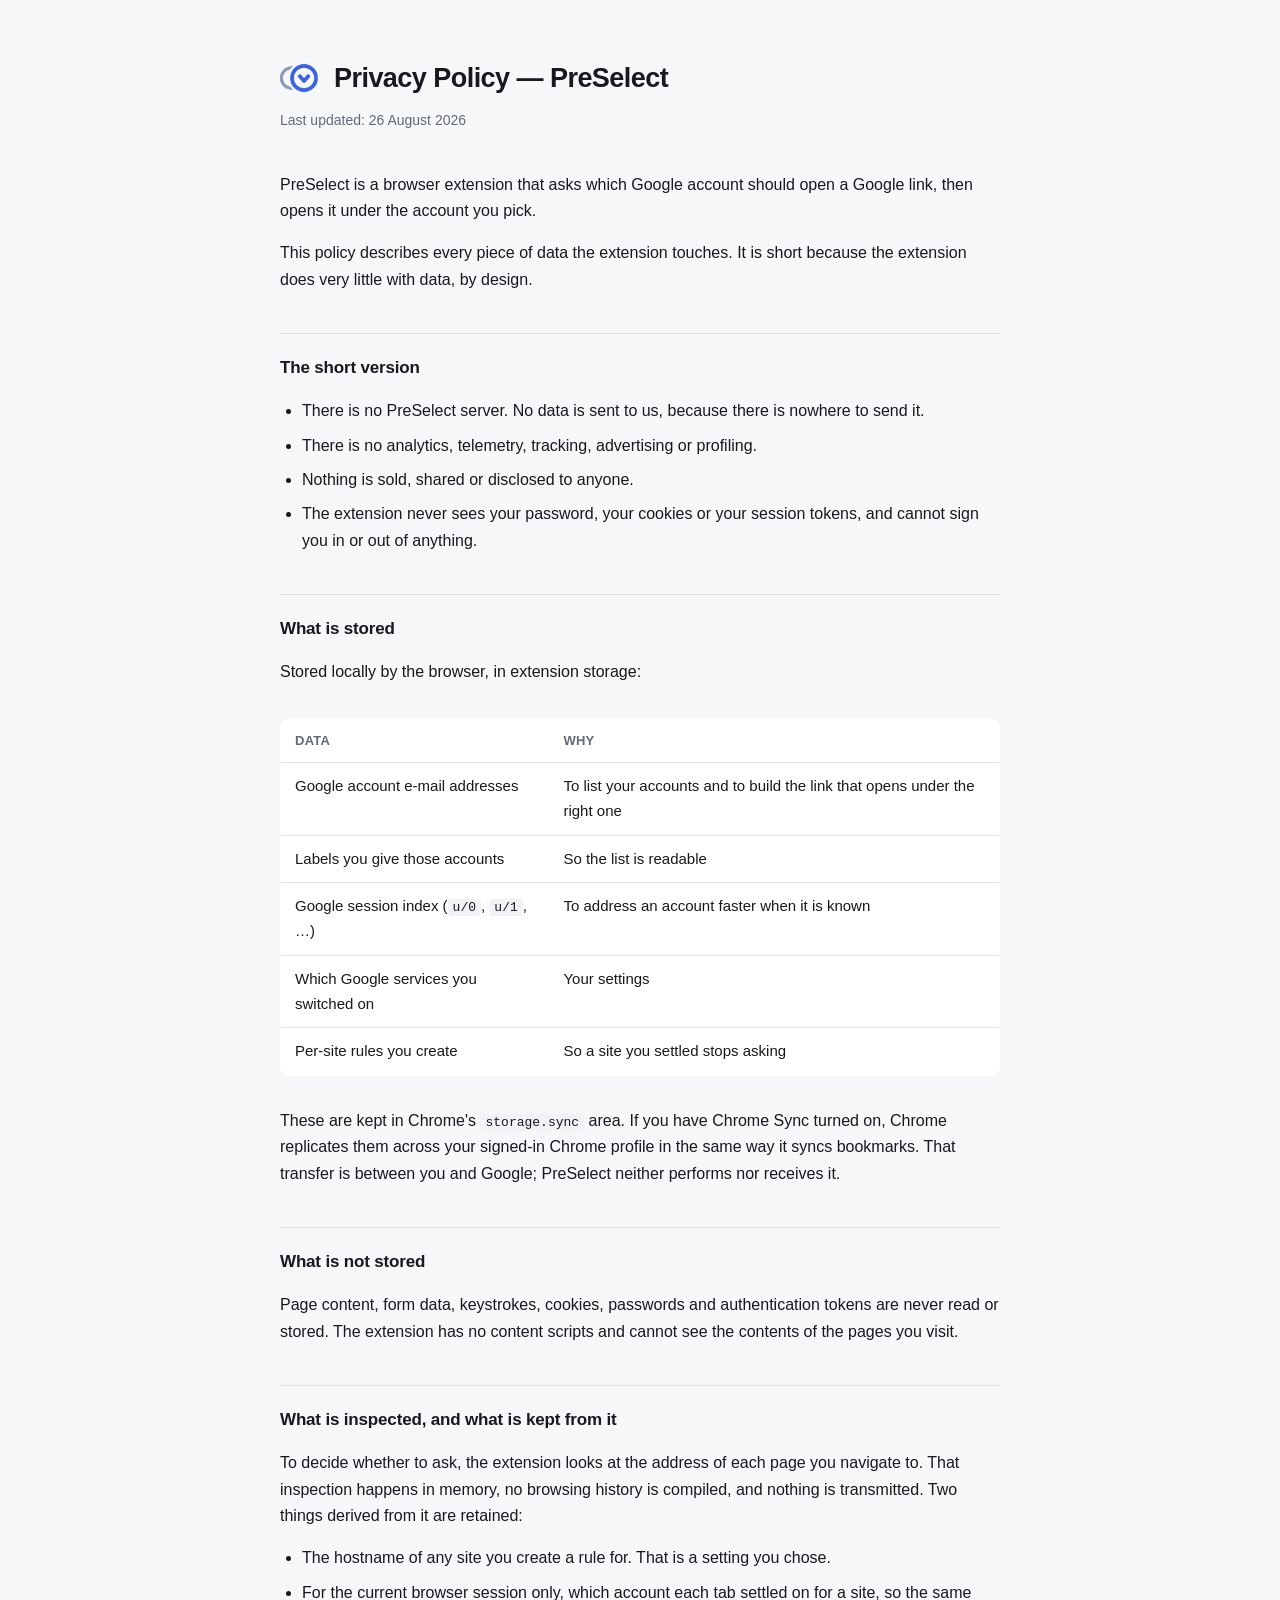
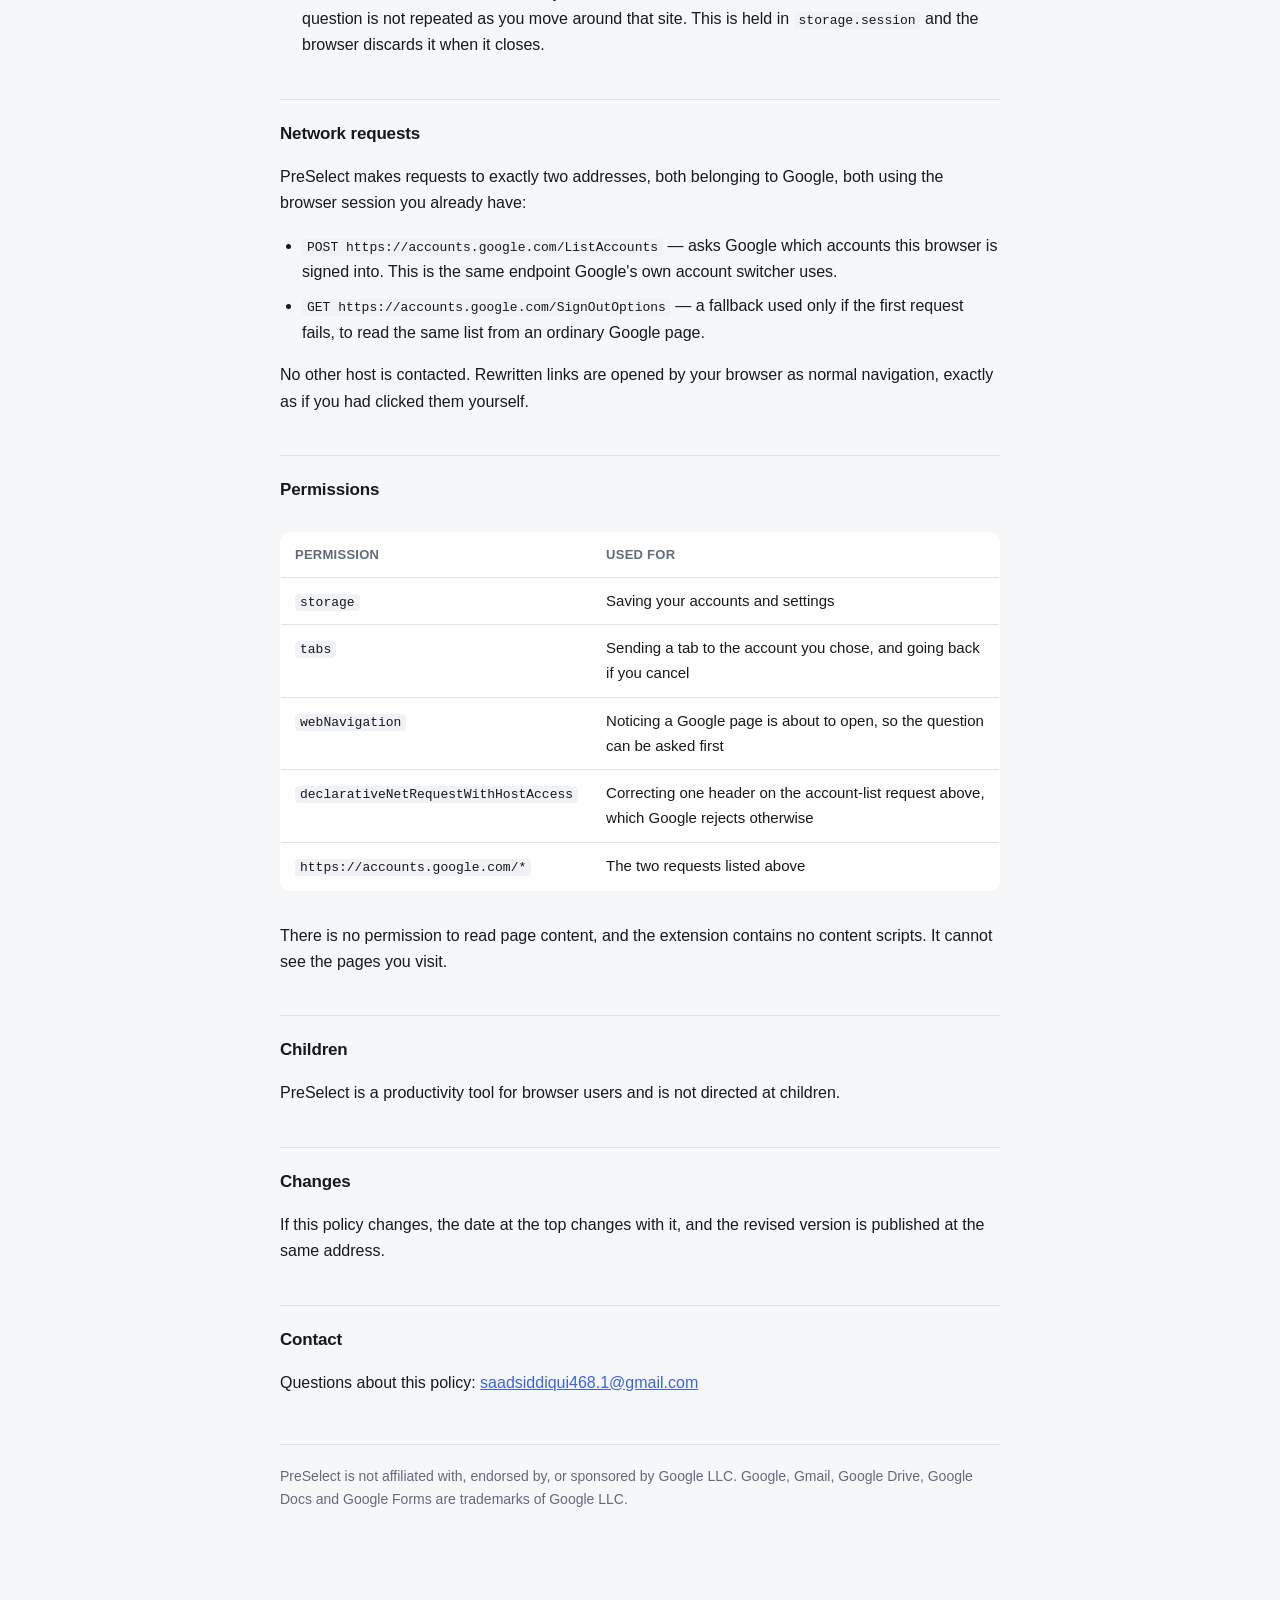
<file: docs/index.html>
<!doctype html>
<html lang="en">
  <head>
    <meta charset="utf-8" />
    <meta name="viewport" content="width=device-width, initial-scale=1" />
    <title>Privacy Policy — PreSelect</title>
    <meta
      name="description"
      content="Privacy policy for PreSelect, the browser extension that asks which Google account should open a Google link." />
    <link rel="icon" href="icon-128.png" />
    <style>
      /* Self-contained on purpose: GitHub Pages serves this file as-is, with no
         build step and no external requests. Palette matches the extension. */
      :root {
        color-scheme: light dark;
        --bg: #f6f7f9;
        --surface: #ffffff;
        --border: #dfe3e9;
        --text: #16191d;
        --text-muted: #626b78;
        --accent: #3b63e0;
        --code-bg: #f0f2f5;
      }
      @media (prefers-color-scheme: dark) {
        :root {
          --bg: #14171b;
          --surface: #1b1f24;
          --border: #2d333b;
          --text: #e9ecf0;
          --text-muted: #9aa3ae;
          --accent: #7c9cff;
          --code-bg: #23282e;
        }
      }
      * { box-sizing: border-box; }
      body {
        margin: 0;
        padding: 56px 20px 96px;
        background: var(--bg);
        color: var(--text);
        font: 16px/1.65 -apple-system, BlinkMacSystemFont, "Segoe UI", Roboto, Helvetica, Arial, sans-serif;
        -webkit-font-smoothing: antialiased;
      }
      main { max-width: 720px; margin: 0 auto; }
      header { display: flex; align-items: center; gap: 14px; margin-bottom: 8px; }
      header img { width: 40px; height: 40px; }
      h1 { margin: 0; font-size: 27px; letter-spacing: -0.02em; }
      .updated { margin: 0 0 40px; color: var(--text-muted); font-size: 14px; }
      h2 {
        margin: 40px 0 12px;
        font-size: 17px;
        letter-spacing: -0.01em;
        padding-top: 20px;
        border-top: 1px solid var(--border);
      }
      p, li { color: var(--text); }
      ul { padding-left: 22px; }
      li { margin-bottom: 8px; }
      code {
        background: var(--code-bg);
        padding: 1px 5px;
        border-radius: 4px;
        font: 13px/1.5 ui-monospace, SFMono-Regular, Menlo, Consolas, monospace;
      }
      table {
        width: 100%;
        border-collapse: collapse;
        margin: 16px 0;
        background: var(--surface);
        border: 1px solid var(--border);
        border-radius: 10px;
        overflow: hidden;
        font-size: 15px;
      }
      th, td { text-align: left; padding: 11px 14px; border-bottom: 1px solid var(--border); vertical-align: top; }
      tr:last-child td { border-bottom: none; }
      th { font-weight: 600; font-size: 13px; letter-spacing: 0.02em; text-transform: uppercase; color: var(--text-muted); }
      .wrap { overflow-x: auto; }
      footer { margin-top: 48px; padding-top: 20px; border-top: 1px solid var(--border); color: var(--text-muted); font-size: 14px; }
      a { color: var(--accent); }
    </style>
  </head>
  <body>
    <main>
      <header>
        <img src="icon-128.png" alt="" />
        <h1>Privacy Policy — PreSelect</h1>
      </header>
      <p class="updated">Last updated: 26 August 2026</p>

      <p>
        PreSelect is a browser extension that asks which Google account should open a Google link,
        then opens it under the account you pick.
      </p>
      <p>
        This policy describes every piece of data the extension touches. It is short because the
        extension does very little with data, by design.
      </p>

      <h2>The short version</h2>
      <ul>
        <li>There is no PreSelect server. No data is sent to us, because there is nowhere to send it.</li>
        <li>There is no analytics, telemetry, tracking, advertising or profiling.</li>
        <li>Nothing is sold, shared or disclosed to anyone.</li>
        <li>
          The extension never sees your password, your cookies or your session tokens, and cannot
          sign you in or out of anything.
        </li>
      </ul>

      <h2>What is stored</h2>
      <p>Stored locally by the browser, in extension storage:</p>
      <div class="wrap">
        <table>
          <tr><th>Data</th><th>Why</th></tr>
          <tr><td>Google account e-mail addresses</td><td>To list your accounts and to build the link that opens under the right one</td></tr>
          <tr><td>Labels you give those accounts</td><td>So the list is readable</td></tr>
          <tr><td>Google session index (<code>u/0</code>, <code>u/1</code>, …)</td><td>To address an account faster when it is known</td></tr>
          <tr><td>Which Google services you switched on</td><td>Your settings</td></tr>
          <tr><td>Per-site rules you create</td><td>So a site you settled stops asking</td></tr>
        </table>
      </div>
      <p>
        These are kept in Chrome's <code>storage.sync</code> area. If you have Chrome Sync turned on,
        Chrome replicates them across your signed-in Chrome profile in the same way it syncs
        bookmarks. That transfer is between you and Google; PreSelect neither performs nor receives
        it.
      </p>

      <h2>What is not stored</h2>
      <p>
        Page content, form data, keystrokes, cookies, passwords and authentication tokens are never
        read or stored. The extension has no content scripts and cannot see the contents of the
        pages you visit.
      </p>

      <h2>What is inspected, and what is kept from it</h2>
      <p>
        To decide whether to ask, the extension looks at the address of each page you navigate to.
        That inspection happens in memory, no browsing history is compiled, and nothing is
        transmitted. Two things derived from it are retained:
      </p>
      <ul>
        <li>The hostname of any site you create a rule for. That is a setting you chose.</li>
        <li>
          For the current browser session only, which account each tab settled on for a site, so the
          same question is not repeated as you move around that site. This is held in
          <code>storage.session</code> and the browser discards it when it closes.
        </li>
      </ul>

      <h2>Network requests</h2>
      <p>
        PreSelect makes requests to exactly two addresses, both belonging to Google, both using the
        browser session you already have:
      </p>
      <ul>
        <li>
          <code>POST https://accounts.google.com/ListAccounts</code> — asks Google which accounts
          this browser is signed into. This is the same endpoint Google's own account switcher uses.
        </li>
        <li>
          <code>GET https://accounts.google.com/SignOutOptions</code> — a fallback used only if the
          first request fails, to read the same list from an ordinary Google page.
        </li>
      </ul>
      <p>
        No other host is contacted. Rewritten links are opened by your browser as normal navigation,
        exactly as if you had clicked them yourself.
      </p>

      <h2>Permissions</h2>
      <div class="wrap">
        <table>
          <tr><th>Permission</th><th>Used for</th></tr>
          <tr><td><code>storage</code></td><td>Saving your accounts and settings</td></tr>
          <tr><td><code>tabs</code></td><td>Sending a tab to the account you chose, and going back if you cancel</td></tr>
          <tr><td><code>webNavigation</code></td><td>Noticing a Google page is about to open, so the question can be asked first</td></tr>
          <tr><td><code>declarativeNetRequestWithHostAccess</code></td><td>Correcting one header on the account-list request above, which Google rejects otherwise</td></tr>
          <tr><td><code>https://accounts.google.com/*</code></td><td>The two requests listed above</td></tr>
        </table>
      </div>
      <p>
        There is no permission to read page content, and the extension contains no content scripts.
        It cannot see the pages you visit.
      </p>

      <h2>Children</h2>
      <p>PreSelect is a productivity tool for browser users and is not directed at children.</p>

      <h2>Changes</h2>
      <p>
        If this policy changes, the date at the top changes with it, and the revised version is
        published at the same address.
      </p>

      <h2>Contact</h2>
      <p>Questions about this policy: <a href="mailto:saadsiddiqui468.1@gmail.com">saadsiddiqui468.1@gmail.com</a></p>

      <footer>
        PreSelect is not affiliated with, endorsed by, or sponsored by Google LLC. Google, Gmail,
        Google Drive, Google Docs and Google Forms are trademarks of Google LLC.
      </footer>
    </main>
  </body>
</html>
</file>
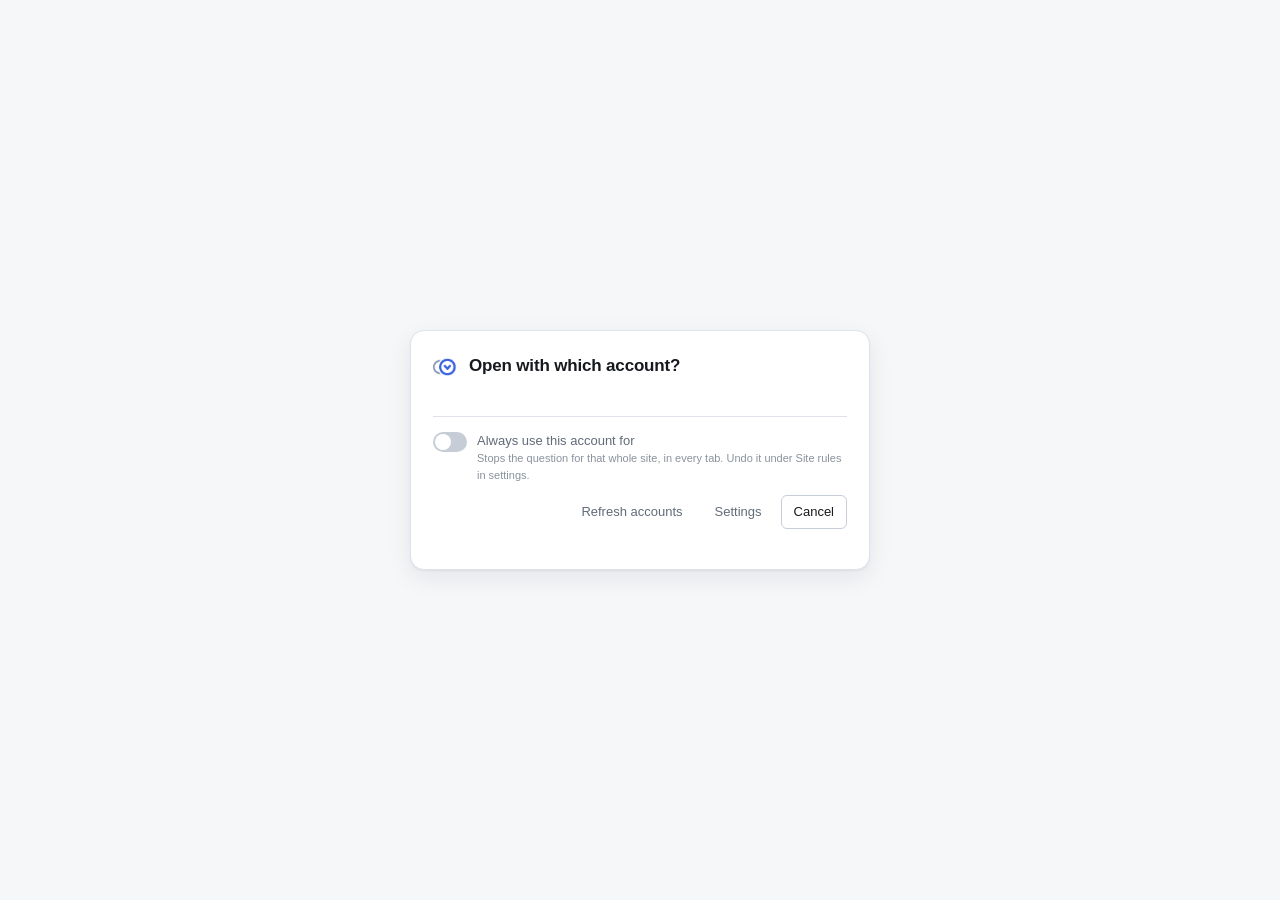
<file: src/ui/chooser/chooser.html>
<!doctype html>
<html lang="en">
  <head>
    <meta charset="utf-8" />
    <meta name="viewport" content="width=device-width, initial-scale=1" />
    <title>Choose an account</title>
    <link rel="stylesheet" href="../shared/base.css" />
    <link rel="stylesheet" href="chooser.css" />
  </head>
  <body class="chooser-body">
    <main class="chooser card" aria-labelledby="chooser-title">
      <header class="chooser__header">
        <img class="chooser__mark" src="../../../assets/icons/icon-32.png" alt="" width="24" height="24" />
        <div class="chooser__heading">
          <h1 id="chooser-title">Open with which account?</h1>
          <p class="chooser__target muted">
            <span class="badge" id="target-label" hidden></span>
            <span class="mono" id="target-url"></span>
          </p>
        </div>
      </header>

      <div class="chooser__list" id="account-list" role="listbox" aria-label="Google accounts"></div>

      <p class="chooser__empty muted" id="empty-state" hidden>
        No accounts configured yet. Open settings to add them.
      </p>

      <footer class="chooser__footer">
        <label class="toggle chooser__remember">
          <input type="checkbox" id="remember-site" />
          <span>
            Always use this account for <span class="mono" id="remember-host"></span>
            <span class="chooser__hint faint">
              Stops the question for that whole site, in every tab. Undo it under Site rules in settings.
            </span>
          </span>
        </label>

        <div class="chooser__actions">
          <button class="button button--quiet" id="refresh" type="button">Refresh accounts</button>
          <button class="button button--quiet" id="settings" type="button">Settings</button>
          <button class="button" id="cancel" type="button">Cancel</button>
        </div>
      </footer>

      <p class="chooser__status faint" id="status" role="status"></p>
    </main>

    <script type="module" src="chooser.js"></script>
  </body>
</html>
</file>
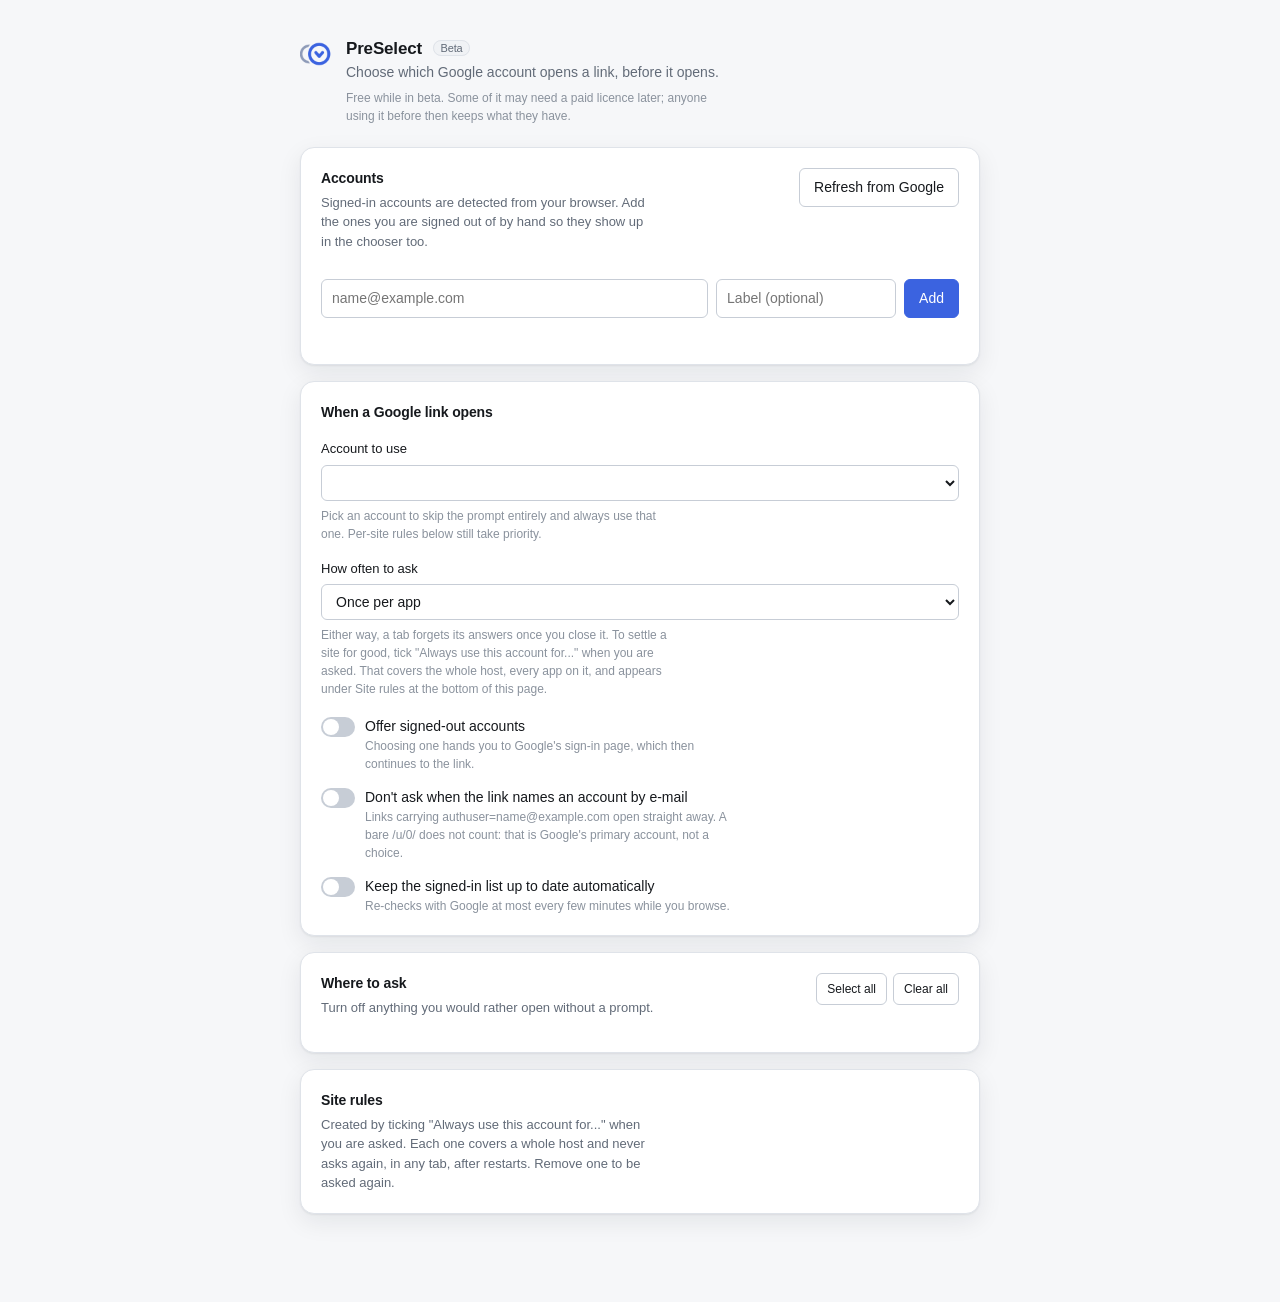
<file: src/ui/options/options.html>
<!doctype html>
<html lang="en">
  <head>
    <meta charset="utf-8" />
    <meta name="viewport" content="width=device-width, initial-scale=1" />
    <title>PreSelect settings</title>
    <link rel="stylesheet" href="../shared/base.css" />
    <link rel="stylesheet" href="options.css" />
  </head>
  <body>
    <div class="page">
      <header class="page__header">
        <img src="../../../assets/icons/icon-48.png" alt="" width="32" height="32" />
        <div>
          <h1>PreSelect <span class="badge">Beta</span></h1>
          <p class="muted">Choose which Google account opens a link, before it opens.</p>
          <p class="faint page__beta">
            Free while in beta. Some of it may need a paid licence later; anyone using it before
            then keeps what they have.
          </p>
        </div>
      </header>

      <!-- Accounts -->
      <section class="card section">
        <div class="section__head">
          <div>
            <h2>Accounts</h2>
            <p class="muted section__sub">
              Signed-in accounts are detected from your browser. Add the ones you are signed out
              of by hand so they show up in the chooser too.
            </p>
          </div>
          <button class="button" id="refresh-accounts" type="button">Refresh from Google</button>
        </div>

        <div id="account-list" class="rows"></div>
        <p class="muted empty" id="account-empty" hidden>No accounts yet.</p>

        <form class="add-row" id="add-account">
          <input class="input" id="new-email" type="email" placeholder="name@example.com" required autocomplete="off" />
          <input class="input" id="new-label" type="text" placeholder="Label (optional)" autocomplete="off" />
          <button class="button button--primary" type="submit">Add</button>
        </form>
        <p class="status" id="account-status" role="status"></p>

        <div class="shortcuts" id="shortcuts" hidden>
          <div class="shortcuts__head">
            <p class="shortcuts__title">Keyboard shortcuts</p>
            <button class="button button--quiet" id="edit-shortcuts" type="button">Change keys</button>
          </div>
          <div class="shortcuts__list" id="shortcut-list"></div>
          <p class="faint field__hint">
            Press one on any Google page to reopen it as that account. The order follows the list
            above, so reordering your accounts changes what each key does.
          </p>
        </div>
      </section>

      <!-- Default behaviour -->
      <section class="card section">
        <h2>When a Google link opens</h2>
        <div class="field">
          <label class="field__label" for="default-account">Account to use</label>
          <select class="select" id="default-account"></select>
          <p class="faint field__hint">
            Pick an account to skip the prompt entirely and always use that one. Per-site rules
            below still take priority.
          </p>
        </div>

        <div class="field">
          <label class="field__label" for="tab-scope">How often to ask</label>
          <select class="select" id="tab-scope">
            <option value="app">Once per app</option>
            <option value="document">Once per document</option>
          </select>
          <!-- Filled in from the current selection, so it always describes the
               option in force rather than the setting in the abstract. -->
          <p class="muted field__hint" id="tab-scope-hint"></p>
          <p class="faint field__hint">
            Either way, a tab forgets its answers once you close it. To settle a site for good,
            tick "Always use this account for..." when you are asked. That covers the whole host,
            every app on it, and appears under Site rules at the bottom of this page.
          </p>
        </div>

        <div class="toggles">
          <label class="toggle">
            <input type="checkbox" id="behavior-showSignedOutAccounts" />
            <span>
              Offer signed-out accounts
              <span class="faint toggle__hint">
                Choosing one hands you to Google's sign-in page, which then continues to the link.
              </span>
            </span>
          </label>

          <label class="toggle">
            <input type="checkbox" id="behavior-skipWhenAccountPinned" />
            <span>
              Don't ask when the link names an account by e-mail
              <span class="faint toggle__hint">
                Links carrying authuser=name@example.com open straight away. A bare /u/0/ does
                not count: that is Google's primary account, not a choice.
              </span>
            </span>
          </label>


          <label class="toggle">
            <input type="checkbox" id="behavior-autoDiscover" />
            <span>
              Keep the signed-in list up to date automatically
              <span class="faint toggle__hint">
                Re-checks with Google at most every few minutes while you browse.
              </span>
            </span>
          </label>
        </div>
      </section>

      <!-- Where to ask -->
      <section class="card section">
        <div class="section__head">
          <div>
            <h2>Where to ask</h2>
            <p class="muted section__sub">Turn off anything you would rather open without a prompt.</p>
          </div>
          <div class="section__actions">
            <button class="button" id="domains-all" type="button">Select all</button>
            <button class="button" id="domains-none" type="button">Clear all</button>
          </div>
        </div>

        <div id="domain-groups"></div>

        <!--
          Other hosts: hidden for now. The engine still honours state.customDomains,
          so any host already added keeps working and nothing is lost; only the way
          to add one from this page is withdrawn. Restore this block together with
          the three marked sections in options.js.

          <div class="field">
            <label class="field__label" for="new-domain">Other hosts</label>
            <form class="add-row" id="add-domain">
              <input class="input" id="new-domain" type="text" placeholder="mail.mycompany.com or *.mycompany.com" autocomplete="off" />
              <button class="button" type="submit">Add host</button>
            </form>
            <div id="custom-domains" class="chips"></div>
          </div>
        -->
      </section>

      <!-- Saved site rules -->
      <section class="card section">
        <h2>Site rules</h2>
        <p class="muted section__sub">
          Created by ticking "Always use this account for..." when you are asked. Each one covers a
          whole host and never asks again, in any tab, after restarts. Remove one to be asked again.
        </p>
        <div id="rule-list" class="rows"></div>
        <p class="muted empty" id="rule-empty" hidden>No site rules yet.</p>
      </section>
    </div>

    <script type="module" src="options.js"></script>
  </body>
</html>
</file>
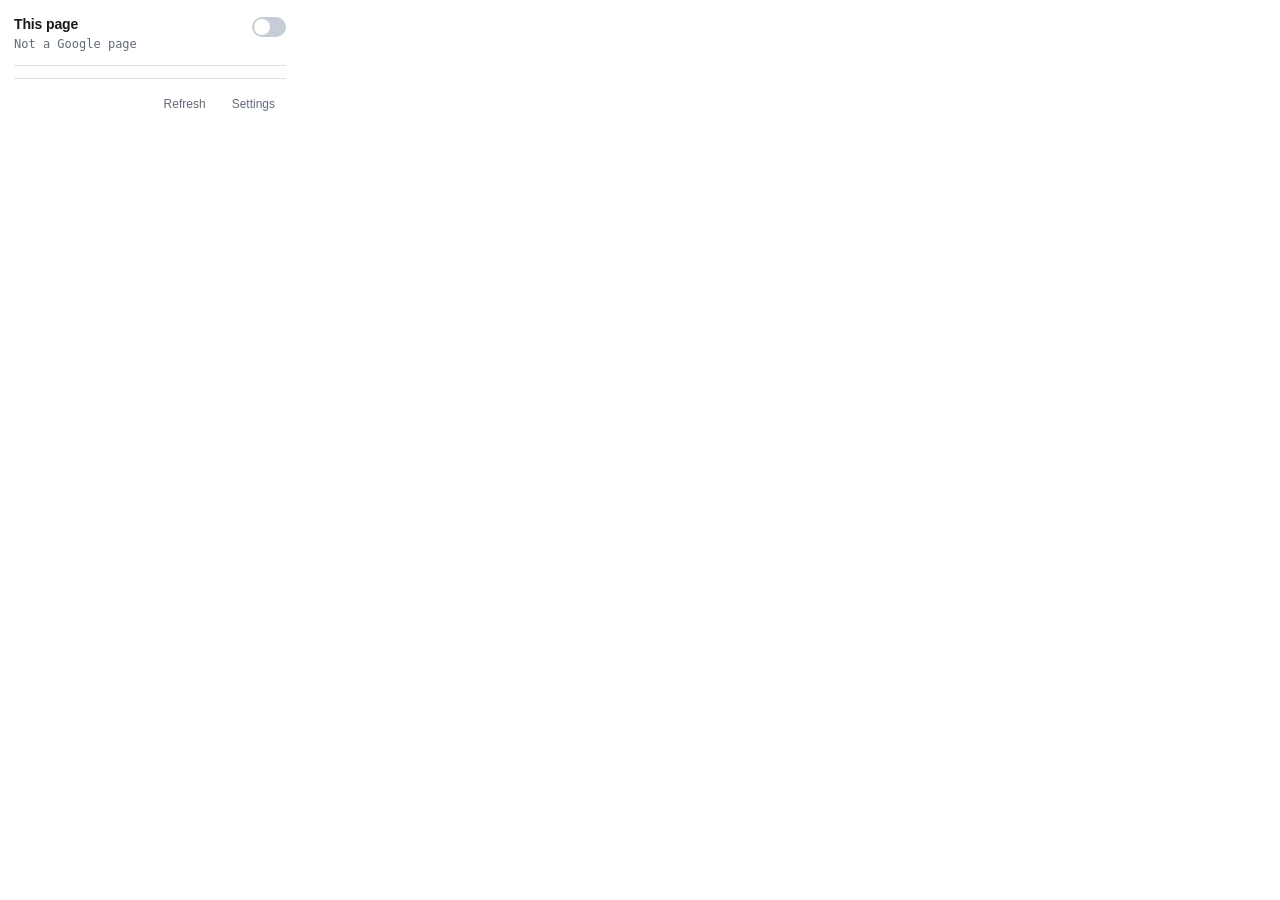
<file: src/ui/popup/popup.html>
<!doctype html>
<html lang="en">
  <head>
    <meta charset="utf-8" />
    <title>PreSelect</title>
    <link rel="stylesheet" href="../shared/base.css" />
    <link rel="stylesheet" href="popup.css" />
  </head>
  <body class="popup">
    <header class="popup__header">
      <div class="popup__site">
        <h1 id="site-host">This page</h1>
        <p class="muted mono" id="site-account">Not a Google page</p>
      </div>
      <label class="toggle popup__watch" id="watch-wrap" hidden>
        <input type="checkbox" id="watch-site" />
        <span class="visually-hidden">Ask before opening this site</span>
      </label>
    </header>

    <p class="popup__section-title" id="switch-title" hidden>Reopen this page as</p>
    <div id="account-list" class="popup__list"></div>

    <p class="faint popup__modifier-hint" id="modifier-hint" hidden></p>

    <p class="popup__note muted" id="note"></p>

    <footer class="popup__footer">
      <button class="button button--quiet" id="refresh" type="button">Refresh</button>
      <button class="button button--quiet" id="settings" type="button">Settings</button>
    </footer>

    <script type="module" src="popup.js"></script>
  </body>
</html>
</file>
<file: src/ui/shared/base.css>
/*
 * Shared design tokens and primitives for every PreSelect surface.
 *
 * One palette, defined light-first and re-declared for dark, so the chooser,
 * the popup and the options page cannot drift apart. Pages only add layout.
 */

:root {
  --bg: #f6f7f9;
  --surface: #ffffff;
  --surface-alt: #f0f2f5;
  --border: #dfe3e9;
  --border-strong: #c7cdd6;
  --text: #16191d;
  --text-muted: #626b78;
  --text-faint: #8a929d;
  --accent: #3b63e0;
  --accent-soft: #e8edfd;
  --danger: #c0392f;

  --radius-sm: 6px;
  --radius: 10px;
  --radius-lg: 14px;
  --shadow: 0 1px 2px rgba(16, 22, 32, 0.06), 0 8px 24px rgba(16, 22, 32, 0.08);

  --font: -apple-system, BlinkMacSystemFont, "Segoe UI", Roboto, "Helvetica Neue", Arial, sans-serif;
  --mono: ui-monospace, SFMono-Regular, "SF Mono", Menlo, Consolas, monospace;

  color-scheme: light dark;
}

@media (prefers-color-scheme: dark) {
  :root {
    --bg: #14171b;
    --surface: #1b1f24;
    --surface-alt: #23282e;
    --border: #2d333b;
    --border-strong: #3d444d;
    --text: #e9ecf0;
    --text-muted: #9aa3ae;
    --text-faint: #767f8a;
    --accent: #7c9cff;
    --accent-soft: #232c44;
    --danger: #e5776c;
    --shadow: 0 1px 2px rgba(0, 0, 0, 0.4), 0 8px 24px rgba(0, 0, 0, 0.35);
  }
}

* {
  box-sizing: border-box;
}

body {
  margin: 0;
  background: var(--bg);
  color: var(--text);
  font-family: var(--font);
  font-size: 14px;
  line-height: 1.5;
  -webkit-font-smoothing: antialiased;
}

h1,
h2,
h3 {
  margin: 0;
  font-weight: 600;
  letter-spacing: -0.01em;
}

h1 {
  font-size: 17px;
}
h2 {
  font-size: 14px;
}

p {
  margin: 0;
}

a {
  color: var(--accent);
}

/* ------------------------------------------------------------------ controls */

.button {
  display: inline-flex;
  align-items: center;
  justify-content: center;
  gap: 6px;
  padding: 8px 14px;
  border: 1px solid var(--border-strong);
  border-radius: var(--radius-sm);
  background: var(--surface);
  color: var(--text);
  font: inherit;
  font-weight: 500;
  cursor: pointer;
  transition: background 120ms ease, border-color 120ms ease;
}

.button:hover {
  background: var(--surface-alt);
}

.button:focus-visible {
  outline: 2px solid var(--accent);
  outline-offset: 2px;
}

.button--primary {
  background: var(--accent);
  border-color: var(--accent);
  color: #fff;
}

.button--primary:hover {
  filter: brightness(1.06);
  background: var(--accent);
}

.button--quiet {
  border-color: transparent;
  background: transparent;
  color: var(--text-muted);
}

.button--danger {
  border-color: transparent;
  background: transparent;
  color: var(--danger);
}

.input,
.select {
  width: 100%;
  padding: 8px 10px;
  border: 1px solid var(--border-strong);
  border-radius: var(--radius-sm);
  background: var(--surface);
  color: var(--text);
  font: inherit;
}

.input:focus,
.select:focus {
  outline: 2px solid var(--accent);
  outline-offset: -1px;
  border-color: var(--accent);
}

/* Switch-style checkbox used across the options page. */
.toggle {
  display: flex;
  align-items: flex-start;
  gap: 10px;
  cursor: pointer;
}

.toggle input {
  appearance: none;
  flex: 0 0 auto;
  width: 34px;
  height: 20px;
  margin: 1px 0 0;
  border-radius: 999px;
  background: var(--border-strong);
  position: relative;
  cursor: pointer;
  transition: background 140ms ease;
}

.toggle input::after {
  content: "";
  position: absolute;
  top: 2px;
  left: 2px;
  width: 16px;
  height: 16px;
  border-radius: 50%;
  background: #fff;
  transition: transform 140ms ease;
}

.toggle input:checked {
  background: var(--accent);
}

.toggle input:checked::after {
  transform: translateX(14px);
}

.toggle input:focus-visible {
  outline: 2px solid var(--accent);
  outline-offset: 2px;
}

/* --------------------------------------------------------------- structure */

.card {
  background: var(--surface);
  border: 1px solid var(--border);
  border-radius: var(--radius-lg);
  box-shadow: var(--shadow);
}

.muted {
  color: var(--text-muted);
}

.faint {
  color: var(--text-faint);
}

.mono {
  font-family: var(--mono);
  font-size: 12px;
}

/* Coloured initial-letter disc identifying an account. */
.avatar {
  flex: 0 0 auto;
  display: grid;
  place-items: center;
  width: 32px;
  height: 32px;
  border-radius: 50%;
  background: var(--accent);
  color: #fff;
  font-weight: 600;
  font-size: 13px;
  text-transform: uppercase;
}

.badge {
  padding: 1px 7px;
  border-radius: 999px;
  background: var(--surface-alt);
  border: 1px solid var(--border);
  color: var(--text-muted);
  font-size: 11px;
  font-weight: 500;
  white-space: nowrap;
}

.visually-hidden {
  position: absolute;
  width: 1px;
  height: 1px;
  overflow: hidden;
  clip: rect(0 0 0 0);
  white-space: nowrap;
}
</file>
<file: src/ui/chooser/chooser.css>
/* The interstitial shown in place of a held-back Google navigation. */

.chooser-body {
  display: grid;
  place-items: center;
  min-height: 100vh;
  padding: 32px 16px;
}

.chooser {
  width: 100%;
  max-width: 460px;
  padding: 22px 22px 16px;
}

.chooser__header {
  display: flex;
  align-items: flex-start;
  gap: 12px;
  margin-bottom: 18px;
}

.chooser__mark {
  flex: 0 0 auto;
  margin-top: 2px;
  border-radius: var(--radius-sm);
}

/*
 * A flex item will not shrink below its content unless it is told it may, and
 * the permission has to hold all the way down. Without min-width:0 here, a long
 * search URL widens this column, which widens the card, and the text spills past
 * the rounded corner instead of ellipsizing.
 */
.chooser__heading {
  flex: 1;
  min-width: 0;
}

.chooser__target {
  display: flex;
  align-items: center;
  gap: 6px;
  margin-top: 3px;
  min-width: 0;
}

.chooser__target .badge {
  flex: 0 0 auto;
}

.chooser__target .mono {
  flex: 1;
  min-width: 0;
  overflow: hidden;
  text-overflow: ellipsis;
  white-space: nowrap;
}

/* ---------------------------------------------------------------- accounts */

.chooser__list {
  display: flex;
  flex-direction: column;
  gap: 4px;
}

.chooser__group {
  margin: 12px 2px 4px;
  font-size: 11px;
  font-weight: 600;
  letter-spacing: 0.04em;
  text-transform: uppercase;
  color: var(--text-faint);
}

.account {
  display: flex;
  align-items: center;
  gap: 11px;
  width: 100%;
  padding: 9px 10px;
  border: 1px solid transparent;
  border-radius: var(--radius);
  background: transparent;
  color: inherit;
  font: inherit;
  text-align: left;
  cursor: pointer;
  transition: background 110ms ease, border-color 110ms ease;
}

.account:hover,
.account:focus-visible {
  background: var(--surface-alt);
  border-color: var(--border);
  outline: none;
}

.account:focus-visible {
  border-color: var(--accent);
}

.account__text {
  min-width: 0;
  flex: 1;
}

.account__name {
  display: block;
  font-weight: 500;
  overflow: hidden;
  text-overflow: ellipsis;
  white-space: nowrap;
}

.account__email {
  display: block;
  font-size: 12px;
  color: var(--text-muted);
  overflow: hidden;
  text-overflow: ellipsis;
  white-space: nowrap;
}

/* The number key that selects this row. */
.account__key {
  flex: 0 0 auto;
  min-width: 18px;
  height: 18px;
  display: grid;
  place-items: center;
  border: 1px solid var(--border);
  border-radius: 4px;
  color: var(--text-faint);
  font-size: 11px;
  font-family: var(--mono);
}

.account--signed-out .avatar {
  background: transparent;
  border: 1px dashed var(--border-strong);
  color: var(--text-faint);
}

/* ------------------------------------------------------------------ footer */

.chooser__footer {
  margin-top: 16px;
  padding-top: 14px;
  border-top: 1px solid var(--border);
}

.chooser__remember {
  font-size: 13px;
  color: var(--text-muted);
}

.chooser__hint {
  display: block;
  font-size: 11px;
}

.chooser__actions {
  display: flex;
  justify-content: flex-end;
  gap: 6px;
  margin-top: 12px;
}

.chooser__actions .button {
  padding: 6px 12px;
  font-size: 13px;
}

.chooser__empty {
  padding: 18px 4px;
  text-align: center;
}

.chooser__status {
  min-height: 16px;
  margin-top: 8px;
  font-size: 12px;
  text-align: right;
}
</file>
<file: src/ui/options/options.css>
/* Settings page: a single readable column of cards. */

.page {
  max-width: 720px;
  margin: 0 auto;
  padding: 36px 20px 72px;
}

.page__header {
  display: flex;
  align-items: flex-start;
  gap: 14px;
  margin-bottom: 22px;
}

.page__header img {
  flex: 0 0 auto;
  margin-top: 2px;
}

.page__header .badge {
  margin-left: 6px;
  vertical-align: 2px;
  font-weight: 500;
}

/* Sets the expectation that this is free for now, not free forever. */
.page__beta {
  margin-top: 6px;
  font-size: 12px;
  max-width: 58ch;
}

.section {
  padding: 20px;
  margin-bottom: 16px;
}

.section__head {
  display: flex;
  align-items: flex-start;
  justify-content: space-between;
  gap: 16px;
  margin-bottom: 14px;
}

.section__sub {
  margin-top: 4px;
  max-width: 46ch;
  font-size: 13px;
}

.section__actions {
  display: flex;
  gap: 6px;
  flex: 0 0 auto;
}

.section__actions .button {
  padding: 6px 10px;
  font-size: 12px;
}

/* ------------------------------------------------------------------- rows */

.rows {
  display: flex;
  flex-direction: column;
}

.row {
  display: flex;
  align-items: center;
  gap: 12px;
  padding: 10px 2px;
  border-bottom: 1px solid var(--border);
}

.row:last-child {
  border-bottom: none;
}

.row__text {
  flex: 1;
  min-width: 0;
}

.row__title {
  display: flex;
  align-items: center;
  gap: 7px;
  font-weight: 500;
}

.row__sub {
  font-size: 12px;
  color: var(--text-muted);
  overflow: hidden;
  text-overflow: ellipsis;
  white-space: nowrap;
}

.row__label-input {
  width: 160px;
  padding: 5px 8px;
  font-size: 13px;
}

.row .button {
  padding: 5px 10px;
  font-size: 12px;
}

/* ----------------------------------------------------------------- fields */

.field {
  margin-top: 16px;
}

.field__label {
  display: block;
  margin-bottom: 6px;
  font-size: 13px;
  font-weight: 500;
}

.field__hint {
  margin-top: 6px;
  font-size: 12px;
  max-width: 52ch;
}

.add-row {
  display: flex;
  gap: 8px;
  margin-top: 14px;
}

.add-row .input {
  flex: 1;
}

.add-row #new-label {
  max-width: 180px;
}

.toggles {
  display: flex;
  flex-direction: column;
  gap: 14px;
  margin-top: 18px;
}

.toggle__hint {
  display: block;
  font-size: 12px;
  max-width: 56ch;
}

/* ---------------------------------------------------------------- domains */

.group {
  margin-top: 16px;
}

.group__title {
  margin-bottom: 8px;
  font-size: 11px;
  font-weight: 600;
  letter-spacing: 0.04em;
  text-transform: uppercase;
  color: var(--text-faint);
}

.group__items {
  display: grid;
  grid-template-columns: repeat(auto-fill, minmax(240px, 1fr));
  gap: 10px 18px;
}

.group__items .toggle {
  font-size: 13px;
  align-items: center;
}

.chips {
  display: flex;
  flex-wrap: wrap;
  gap: 6px;
  margin-top: 12px;
}

.chip {
  display: inline-flex;
  align-items: center;
  gap: 6px;
  padding: 4px 6px 4px 10px;
  border: 1px solid var(--border);
  border-radius: 999px;
  background: var(--surface-alt);
  font-size: 12px;
  font-family: var(--mono);
}

.chip button {
  border: none;
  background: none;
  color: var(--text-faint);
  font-size: 14px;
  line-height: 1;
  cursor: pointer;
  padding: 0 2px;
}

.chip button:hover {
  color: var(--danger);
}

.empty {
  padding: 12px 2px;
  font-size: 13px;
}

.status {
  min-height: 18px;
  margin-top: 8px;
  font-size: 12px;
  color: var(--text-muted);
}

.status[data-tone="error"] {
  color: var(--danger);
}

/* Keyboard shortcuts: a read-only map of key to account. */
.shortcuts {
  margin-top: 18px;
  padding-top: 16px;
  border-top: 1px solid var(--border);
}

.shortcuts__head {
  display: flex;
  align-items: center;
  justify-content: space-between;
  gap: 12px;
}

.shortcuts__title {
  margin: 0;
  font-size: 13px;
  font-weight: 600;
}

.shortcuts__list {
  margin-top: 10px;
  display: grid;
  gap: 6px;
}

.shortcuts__row {
  display: flex;
  align-items: center;
  gap: 10px;
  font-size: 13px;
}

.shortcuts__key {
  flex: 0 0 auto;
  min-width: 58px;
  padding: 2px 8px;
  border: 1px solid var(--border-strong);
  border-radius: 6px;
  background: var(--surface-alt);
  font: 12px/1.6 var(--mono);
  text-align: center;
}

.shortcuts__email {
  overflow: hidden;
  text-overflow: ellipsis;
  white-space: nowrap;
}
</file>
<file: src/ui/popup/popup.css>
/* Toolbar popup: current page context plus a one-click account switch. */

.popup {
  width: 300px;
  padding: 14px;
  background: var(--surface);
}

.popup__header {
  display: flex;
  align-items: flex-start;
  justify-content: space-between;
  gap: 10px;
  padding-bottom: 12px;
  border-bottom: 1px solid var(--border);
}

.popup__site {
  min-width: 0;
}

.popup__site h1 {
  font-size: 14px;
  overflow: hidden;
  text-overflow: ellipsis;
  white-space: nowrap;
}

.popup__site p {
  font-size: 12px;
  overflow: hidden;
  text-overflow: ellipsis;
  white-space: nowrap;
}

.popup__watch {
  flex: 0 0 auto;
  margin-top: 2px;
}

.popup__section-title {
  margin: 12px 2px 6px;
  font-size: 11px;
  font-weight: 600;
  letter-spacing: 0.04em;
  text-transform: uppercase;
  color: var(--text-faint);
}

.popup__list {
  display: flex;
  flex-direction: column;
  gap: 2px;
}

.popup__account {
  display: flex;
  align-items: center;
  gap: 9px;
  width: 100%;
  padding: 7px 8px;
  border: 1px solid transparent;
  border-radius: var(--radius-sm);
  background: transparent;
  color: inherit;
  font: inherit;
  text-align: left;
  cursor: pointer;
}

.popup__account:hover,
.popup__account:focus-visible {
  background: var(--surface-alt);
  outline: none;
}

.popup__account[aria-current="true"] {
  background: var(--accent-soft);
}

.popup__account .avatar {
  width: 26px;
  height: 26px;
  font-size: 12px;
}

.popup__account-text {
  min-width: 0;
  flex: 1;
}

.popup__account-name {
  display: block;
  font-size: 13px;
  font-weight: 500;
  overflow: hidden;
  text-overflow: ellipsis;
  white-space: nowrap;
}

.popup__account-email {
  display: block;
  font-size: 11px;
  color: var(--text-muted);
  overflow: hidden;
  text-overflow: ellipsis;
  white-space: nowrap;
}

.popup__note {
  margin: 10px 2px 0;
  font-size: 12px;
}

.popup__footer {
  display: flex;
  justify-content: flex-end;
  gap: 4px;
  margin-top: 12px;
  padding-top: 10px;
  border-top: 1px solid var(--border);
}

.popup__footer .button {
  padding: 5px 10px;
  font-size: 12px;
}

/* Tells people about Cmd+click without making them read documentation. */
.popup__modifier-hint {
  margin: 8px 2px 0;
  font-size: 11px;
}
</file>
